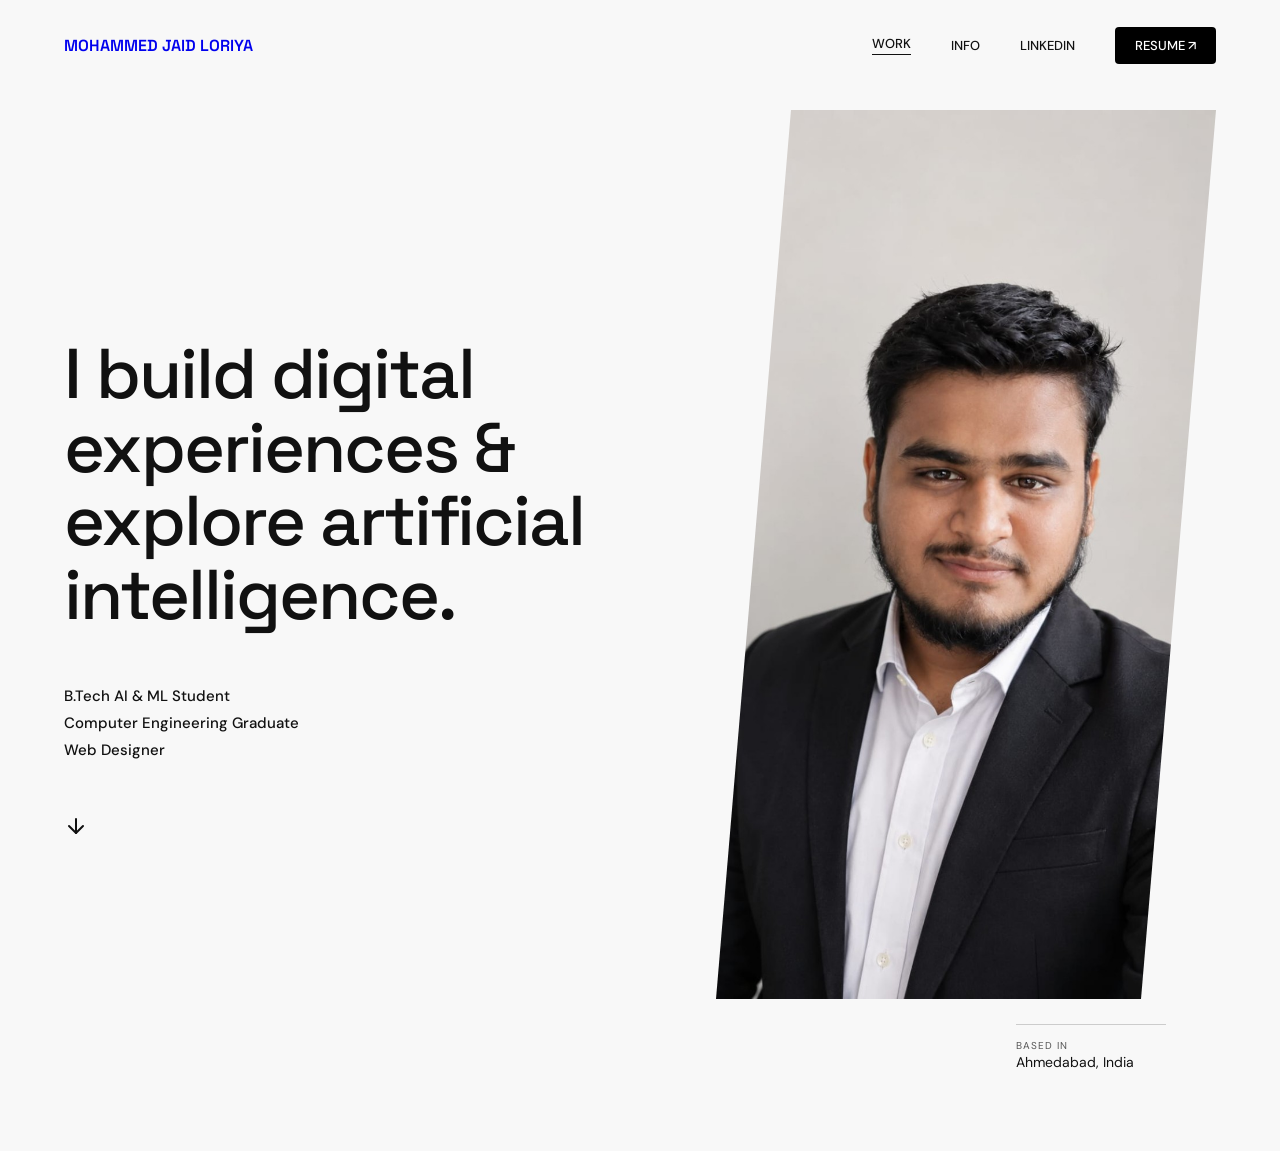
<file: index.html>
<!DOCTYPE html>
<html lang="en">

<head>
    <meta charset="UTF-8">
    <meta name="viewport" content="width=device-width, initial-scale=1.0">
    <title>Mohammed Jaid Loriya — Portfolio</title>

    <link rel="preconnect" href="https://fonts.googleapis.com">
    <link rel="preconnect" href="https://fonts.gstatic.com" crossorigin>
    <link
        href="https://fonts.googleapis.com/css2?family=DM+Sans:wght@400;500&family=Space+Grotesk:wght@500;600;700&display=swap"
        rel="stylesheet">
    <link rel="stylesheet" href="style.css">
</head>

<body>

    <!-- HEADER -->
    <header class="header">
        <a href="index.html" class="brand">MOHAMMED JAID LORIYA</a>

        <nav class="desktop-nav">
            <a href="work.html" class="active-link">WORK</a>
            <a href="info.html">INFO</a>
            <a href="https://www.linkedin.com/in/mo-jaid-loriya-24474b306/" target="_blank">LINKEDIN</a>
            <a href="resume.pdf" target="_blank" class="btn-resume">RESUME ↗</a>
        </nav>
    </header>

    <main>
        <!-- HERO -->
        <section class="hero">
            <!-- LEFT SIDE -->
            <div class="hero-text">
                <h1>
                    I build digital<br>
                    experiences &amp;<br>
                    explore artificial<br>
                    intelligence.
                </h1>

                <div class="hero-bottom">
                    <ul class="role-list">
                        <li>B.Tech AI & ML Student</li>
                        <li>Computer Engineering Graduate</li>
                        <li>Web Designer</li>
                    </ul>

                    <!-- Downward Arrow -->
                    <div class="down-arrow">
                        <a href="info.html" style="color: inherit; text-decoration: none; display: inline-block;">
                            <svg width="24" height="24" viewBox="0 0 24 24" fill="none" stroke="currentColor"
                                stroke-width="2" stroke-linecap="round" stroke-linejoin="round">
                                <line x1="12" y1="5" x2="12" y2="19"></line>
                                <polyline points="19 12 12 19 5 12"></polyline>
                            </svg>
                        </a>
                    </div>
                </div>
            </div>

            <!-- RIGHT SIDE IMAGE -->
            <div class="hero-image-wrapper">
                <div class="hero-image">
                    <!-- Replace with your cropped/slanted image -->
                    <img src="images/profile.jpg" alt="Mohammed Jaid Loriya">
                </div>

                <div class="location-label">
                    <span class="based-in">BASED IN</span><br>
                    Ahmedabad, India
                </div>
            </div>
        </section>

        <!-- Next Sections (Work) will go here... -->
    </main>
    <script>

        console.log("Portfolio website loaded successfully!");

        document.querySelectorAll('a[href^="#"]').forEach(anchor => {
            anchor.addEventListener('click', function (e) {
                e.preventDefault();
                document.querySelector(this.getAttribute('href')).scrollIntoView({
                    behavior: 'smooth'
                });
            });
        });
    </script>

</body>

</html>
</file>
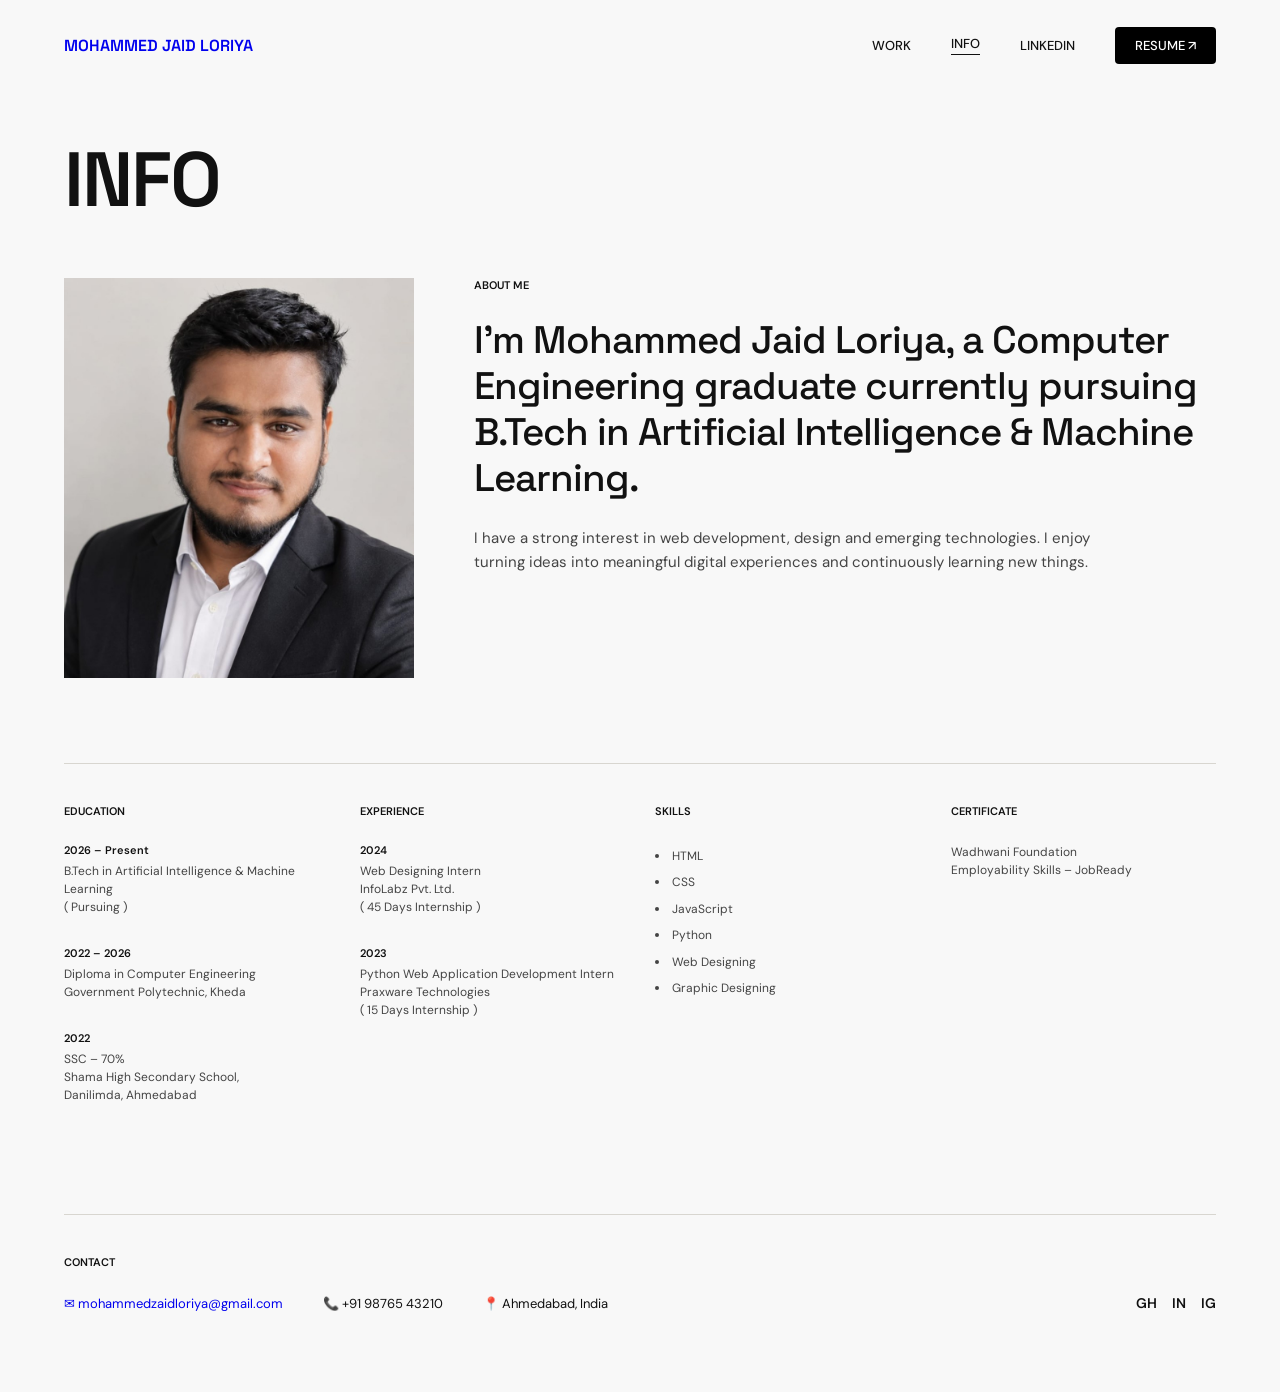
<file: info.html>
<!DOCTYPE html>
<html lang="en">
<head>
    <meta charset="UTF-8">
    <meta name="viewport" content="width=device-width, initial-scale=1.0">
    <title>Info — Mohammed Jaid Loriya</title>
    
    <link rel="preconnect" href="https://fonts.googleapis.com">
    <link rel="preconnect" href="https://fonts.gstatic.com" crossorigin>
    <link href="https://fonts.googleapis.com/css2?family=DM+Sans:wght@400;500&family=Space+Grotesk:wght@500;600;700&display=swap" rel="stylesheet">
    <link rel="stylesheet" href="style.css">
</head>
<body>

    <!-- HEADER -->
    <header class="header">
        <a href="index.html" class="brand">MOHAMMED JAID LORIYA</a>
        <nav class="desktop-nav">
            <a href="work.html">WORK</a>
            <a href="info.html" class="active-link">INFO</a>
            <a href="https://linkedin.com/" target="_blank">LINKEDIN</a>
            <a href="resume.pdf" target="_blank" class="btn-resume">RESUME ↗</a>
        </nav>
    </header>

    <main class="info-page">
        <!-- PAGE TITLE -->
        <h1 class="page-title">INFO</h1>

        <!-- BIO SECTION -->
        <section class="bio-section">
            <div class="bio-image">
                <img src="images/profile.jpg" alt="Mohammed Jaid Loriya">
            </div>
            
            <div class="bio-text">
                <small class="section-label">ABOUT ME</small>
                <h2>I'm Mohammed Jaid Loriya, a Computer Engineering graduate currently pursuing B.Tech in Artificial Intelligence & Machine Learning.</h2>
                <p>I have a strong interest in web development, design and emerging technologies. I enjoy turning ideas into meaningful digital experiences and continuously learning new things.</p>
            </div>
        </section>

        <!-- 4-COLUMN DETAILS GRID -->
        <section class="details-grid">
            
            <!-- Column 1: Education -->
            <div class="grid-col">
                <small class="section-label">EDUCATION</small>
                <div class="item">
                    <h4>2026 – Present</h4>
                    <p>B.Tech in Artificial Intelligence & Machine Learning<br>( Pursuing )</p>
                </div>
                <div class="item">
                    <h4>2022 – 2026</h4>
                    <p>Diploma in Computer Engineering<br>Government Polytechnic, Kheda</p>
                </div>
                <div class="item">
                    <h4>2022</h4>
                    <p>SSC – 70%<br>Shama High Secondary School,<br>Danilimda, Ahmedabad</p>
                </div>
            </div>

            <!-- Column 2: Experience -->
            <div class="grid-col">
                <small class="section-label">EXPERIENCE</small>
                <div class="item">
                    <h4>2024</h4>
                    <p>Web Designing Intern<br>InfoLabz Pvt. Ltd.<br>( 45 Days Internship )</p>
                </div>
                <div class="item">
                    <h4>2023</h4>
                    <p>Python Web Application Development Intern<br>Praxware Technologies<br>( 15 Days Internship )</p>
                </div>
            </div>

            <!-- Column 3: Skills -->
            <div class="grid-col">
                <small class="section-label">SKILLS</small>
                <ul class="skills-list">
                    <li>HTML</li>
                    <li>CSS</li>
                    <li>JavaScript</li>
                    <li>Python</li>
                    <li>Web Designing</li>
                    <li>Graphic Designing</li>
                </ul>
            </div>

            <!-- Column 4: Certificate -->
            <div class="grid-col">
                <small class="section-label">CERTIFICATE</small>
                <div class="item">
                    <p>Wadhwani Foundation<br>Employability Skills – JobReady</p>
                </div>
            </div>

        </section>

        <!-- CONTACT STRIP -->
        <section class="contact-strip-container">
            <small class="section-label">CONTACT</small>
            <div class="contact-strip">
                <div class="contact-info">
                    <a href="mailto:mohammedzaidloriya@gmail.com">✉ mohammedzaidloriya@gmail.com</a>
                    <span>📞 +91 98765 43210</span>
                    <span>📍 Ahmedabad, India</span>
                </div>
                <div class="social-icons">
                    <a href="https://github.com/" aria-label="GitHub">GH</a>
                    <a href="https://www.linkedin.com/in/mo-jaid-loriya-24474b306/" aria-label="LinkedIn">IN</a>
                    <a href="https://www.instagram.com/zaid___1256/" aria-label="Instagram">IG</a>
                </div>
            </div>
        </section>
    </main>

    <script>
        const revealElements = document.querySelectorAll(".reveal");
        const observer = new IntersectionObserver((entries) => {
            entries.forEach(entry => {
                if (entry.isIntersecting) {
                    entry.target.classList.add("show");
                }
            });
        }, { threshold: 0.15 });

        revealElements.forEach(element => observer.observe(element));
    </script>
</body>
</html>
</file>
<file: style.css>
/* =====================================================
   RESET & TYPOGRAPHY
===================================================== */
* { margin: 0; padding: 0; box-sizing: border-box; }
html { scroll-behavior: smooth; }

body {
    background: #f8f8f8; /* Lighter background matching image */
    color: #111111;
    font-family: "DM Sans", sans-serif;
    overflow-x: hidden;
}

/* =====================================================
   HEADER & NAV
===================================================== */
.header {
    width: 100%;
    height: 90px;
    padding: 0 5vw;
    display: flex;
    align-items: center;
    justify-content: space-between;
    background: transparent;
}

.brand {
    text-decoration: none;
    font-family: "Space Grotesk", sans-serif;
    font-size: 16px;
    font-weight: 600;
    letter-spacing: 0px;
    text-transform: uppercase;
}

.desktop-nav {
    display: flex;
    align-items: center;
    gap: 40px;
}

.desktop-nav a {
    text-decoration: none;
    font-size: 13px;
    font-weight: 500;
    text-transform: uppercase;
    color: #111;
}

/* Active Link Underline */
.active-link {
    border-bottom: 1.5px solid #111;
    padding-bottom: 2px;
}

/* Resume Button styling */
.btn-resume {
    background: #000;
    color: #fff !important;
    padding: 10px 20px;
    border-radius: 4px;
    display: flex;
    align-items: center;
    gap: 5px;
    transition: 0.3s ease;
}
.btn-resume:hover {
    background: #333;
}

/* =====================================================
   HERO SECTION
===================================================== */
.hero {
    width: 100%;
    min-height: calc(100vh - 90px);
    padding: 20px 5vw 80px;
    display: grid;
    grid-template-columns: 1fr 1fr;
    gap: 5vw;
    align-items: center;
}

.hero h1 {
    font-family: "Space Grotesk", sans-serif;
    font-size: clamp(40px, 5.5vw, 85px);
    font-weight: 500; /* Made slightly lighter to match image */
    line-height: 1.05;
    letter-spacing: -2px;
    color: #111;
}

.hero-bottom {
    margin-top: 50px;
}

.role-list {
    list-style: none;
}

.role-list li {
    font-size: 15px;
    line-height: 1.8;
    color: #111;
    font-weight: 500;
}

.down-arrow {
    margin-top: 50px;
    color: #111;
}

/* =====================================================
   HERO IMAGE & LOCATION
===================================================== */
.hero-image-wrapper {
    position: relative;
    display: flex;
    flex-direction: column;
    align-items: flex-end;
}

.hero-image img {
    width: 100%;
    max-width: 500px; /* Adjust based on your actual image */
    height: auto;
    /* Optional: To get that slanted angle, you can use clip-path or an already edited PNG */
    clip-path: polygon(15% 0, 100% 0, 85% 100%, 0% 100%);
}

.location-label {
    margin-top: 20px;
    margin-right: 50px;
    font-size: 14px;
    color: #111;
    border-top: 1px solid #ccc;
    padding-top: 10px;
    min-width: 150px;
}

.based-in {
    font-size: 10px;
    color: #555;
    letter-spacing: 1px;
}

/* =====================================================
   INFO PAGE STYLES
===================================================== */
.info-page {
    padding: 40px 5vw 80px;
}

.page-title {
    font-family: "Space Grotesk", sans-serif;
    font-size: clamp(50px, 6vw, 80px);
    font-weight: 600;
    margin-bottom: 50px;
    letter-spacing: -2px;
}

.section-label {
    display: block;
    font-size: 11px;
    font-weight: 600;
    color: #111;
    margin-bottom: 25px;
}

/* BIO SECTION */
.bio-section {
    display: grid;
    grid-template-columns: 350px 1fr;
    gap: 60px;
    margin-bottom: 80px;
    align-items: start;
}

.bio-image img {
    width: 100%;
    height: 400px;
    object-fit: cover;
    background: #e0e0e0;
}

.bio-text h2 {
    font-family: "Space Grotesk", sans-serif;
    font-size: clamp(24px, 3vw, 42px);
    line-height: 1.2;
    font-weight: 500;
    letter-spacing: -1px;
    margin-bottom: 25px;
}

.bio-text p {
    font-size: 15px;
    line-height: 1.6;
    color: #444;
    max-width: 650px;
}

/* 4-COLUMN DETAILS GRID */
.details-grid {
    display: grid;
    grid-template-columns: repeat(4, 1fr);
    gap: 30px;
    border-top: 1px solid #d8d6d0;
    padding-top: 40px;
    margin-bottom: 80px;
}

.grid-col .item {
    margin-bottom: 30px;
}

.grid-col h4 {
    font-size: 11px;
    font-weight: 600;
    margin-bottom: 5px;
}

.grid-col p {
    font-size: 12px;
    color: #444;
    line-height: 1.5;
}

.skills-list {
    list-style-position: inside;
    font-size: 12px;
    color: #444;
    line-height: 2.2;
}

/* CONTACT STRIP */
.contact-strip-container {
    border-top: 1px solid #d8d6d0;
    padding-top: 40px;
}

.contact-strip {
    display: flex;
    justify-content: space-between;
    align-items: center;
    flex-wrap: wrap;
    gap: 20px;
}

.contact-info {
    display: flex;
    gap: 40px;
    font-size: 13px;
    color: #111;
}

.contact-info a {
    text-decoration: none;
}

.social-icons {
    display: flex;
    gap: 15px;
}

.social-icons a {
    text-decoration: none;
    font-weight: 600;
    font-size: 14px;
    color: #111;
}

/* MOBILE RESPONSIVE FOR INFO PAGE */
@media (max-width: 900px) {
    .bio-section {
        grid-template-columns: 1fr;
        gap: 30px;
    }
    
    .bio-image img {
        height: auto;
        max-width: 400px;
    }
    
    .details-grid {
        grid-template-columns: repeat(2, 1fr);
    }
    
    .contact-info {
        flex-direction: column;
        gap: 15px;
    }
}

@media (max-width: 500px) {
    .details-grid {
        grid-template-columns: 1fr;
    }
}

/* =====================================================
   WORK PAGE STYLES (Image Reference Based)
===================================================== */
.work-page {
    padding: 60px 5vw 100px;
}

.work-header {
    margin-bottom: 70px;
}

.page-title {
    font-family: "Space Grotesk", sans-serif;
    font-size: clamp(50px, 6vw, 80px);
    font-weight: 600;
    letter-spacing: -2px;
}

.work-intro {
    font-size: 13px;
    line-height: 1.6;
    color: #333;
    margin-top: 25px;
}

/* PROJECT LIST */
.project-list {
    border-top: 1px solid #d8d6d0;
}

.project-item {
    display: grid;
    grid-template-columns: 50px 1.2fr 1fr 50px;
    align-items: center;
    gap: 40px;
    padding: 40px 0;
    border-bottom: 1px solid #d8d6d0;
    text-decoration: none;
    color: inherit;
    transition: opacity 0.3s ease, padding-left 0.3s ease;
}

.project-item:hover {
    opacity: 0.8;
    padding-left: 10px; /* Thoda sa left-to-right move hoga hover par */
}

.proj-num {
    font-size: 14px;
    font-weight: 600;
    color: #111;
    align-self: flex-start;
    padding-top: 5px;
}

.proj-details h2 {
    font-family: "Space Grotesk", sans-serif;
    font-size: clamp(22px, 2.5vw, 28px);
    font-weight: 600;
    line-height: 1.2;
    margin-bottom: 20px;
}

.proj-details p {
    font-size: 12px;
    color: #444;
    line-height: 1.6;
    margin-bottom: 20px;
    max-width: 380px;
}

.proj-details small {
    font-size: 10px;
    font-weight: 600;
    color: #777;
    letter-spacing: 0.5px;
}

.proj-image {
    width: 100%;
}

.proj-image img {
    width: 100%;
    max-height: 220px;
    object-fit: cover;
    border-radius: 4px;
}

.proj-arrow {
    font-size: 24px;
    text-align: right;
    color: #111;
}

/* Scroll Reveal Classes */
.reveal {
    opacity: 0;
    transform: translateY(30px);
    transition: all 0.8s ease;
}

.reveal.show {
    opacity: 1;
    transform: translateY(0);
}

/* MOBILE RESPONSIVE FOR WORK PAGE */
@media (max-width: 900px) {
    .project-item {
        grid-template-columns: 40px 1fr 40px;
        gap: 20px;
    }
    
    .proj-image {
        grid-column: 2 / 3;
        order: 2;
        margin-top: 20px;
    }
    
    .proj-details {
        grid-column: 2 / 3;
        order: 1;
    }
    
    .proj-arrow {
        grid-column: 3 / 4;
        order: 1;
        align-self: flex-start;
    }
}

@media (max-width: 600px) {
    .project-item {
        padding: 30px 0;
        grid-template-columns: 30px 1fr 30px;
    }
}
</file>
